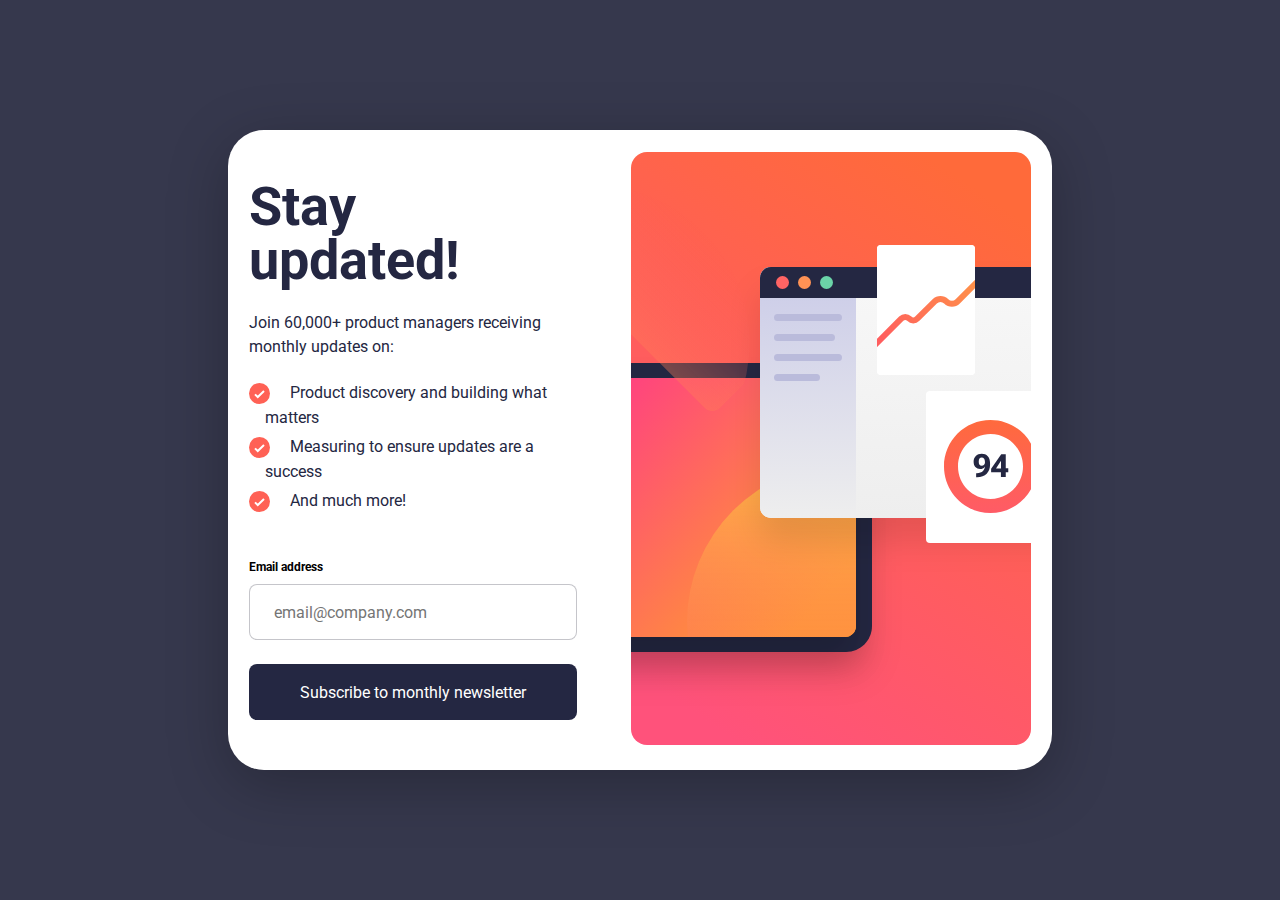
<file: index.html>
<!DOCTYPE html>
<html lang="en">
  <head>
    <meta charset="UTF-8" />
    <meta name="viewport" content="width=device-width, initial-scale=1.0" />
    <!-- displays site properly based on user's device -->
    <link rel="preconnect" href="https://fonts.googleapis.com" />
    <link rel="preconnect" href="https://fonts.gstatic.com" crossorigin />
    <link
      href="https://fonts.googleapis.com/css2?family=Manrope:wght@200..800&family=Roboto:ital,wght@0,100;0,300;0,400;0,500;0,700;0,900;1,100;1,300;1,400;1,500;1,700;1,900&display=swap"
      rel="stylesheet"
    />
    <link rel="stylesheet" href="./styles.css" />
    <script src="./script.js" defer></script>
    <link
      rel="icon"
      type="image/png"
      sizes="32x32"
      href="./assets/images/favicon-32x32.png"
    />
    <title>
      Frontend Mentor | Newsletter sign-up form with success message
    </title>
  </head>
  <body>
    <main class="sign-up-form">
      <picture class="sign-up-form__img-container">
        <source
          class="sign-up-form__img--mobile"
          media="only screen and (min-width: 375px) and (max-width: 440px)"
          srcset="./assets/images/illustration-sign-up-mobile.svg"
        />
        <img
          src="./assets/images/illustration-sign-up-desktop.svg"
          alt=""
          class="sign-up-form__img"
        />
      </picture>
      <section class="sign-up-form__text-content">
        <div class="sign-up-form__copy">
          <h1 class="sign-up-form__header">Stay updated!</h1>
          <p class="sign-up-form__body">
            Join 60,000+ product managers receiving monthly updates on:
          </p>
          <ul class="sign-up-form__benefits">
            <li class="sign-up-form__benefit-item">
              <span class="sign-up-form__benefit-text"
                >Product discovery and building what matters</span
              >
            </li>
            <li class="sign-up-form__benefit-item">
              <span class="sign-up-form__benefit-text"
                >Measuring to ensure updates are a success</span
              >
            </li>
            <li class="sign-up-form__benefit-item">
              <span class="sign-up-form__benefit-text">And much more!</span>
            </li>
          </ul>
        </div>
        <form action="./success.html" class="sign-up-form__email-input">
          <label
            for="email"
            id="error-message"
            class="sign-up-form__label--error error"
            >Valid email required</label
          >
          <label for="email" class="sign-up-form__label">Email address</label
          ><br />
          <input
            class="sign-up-form__email-input-field"
            type="text"
            name="email"
            id="email"
            placeholder="email@company.com"
          /><br />
          <input
            id="submit-btn"
            ;
            class="sign-up-form__submit-btn"
            type="submit"
            value="Subscribe to monthly newsletter"
          />
        </form>
      </section>
    </main>
  </body>
</html>
</file>
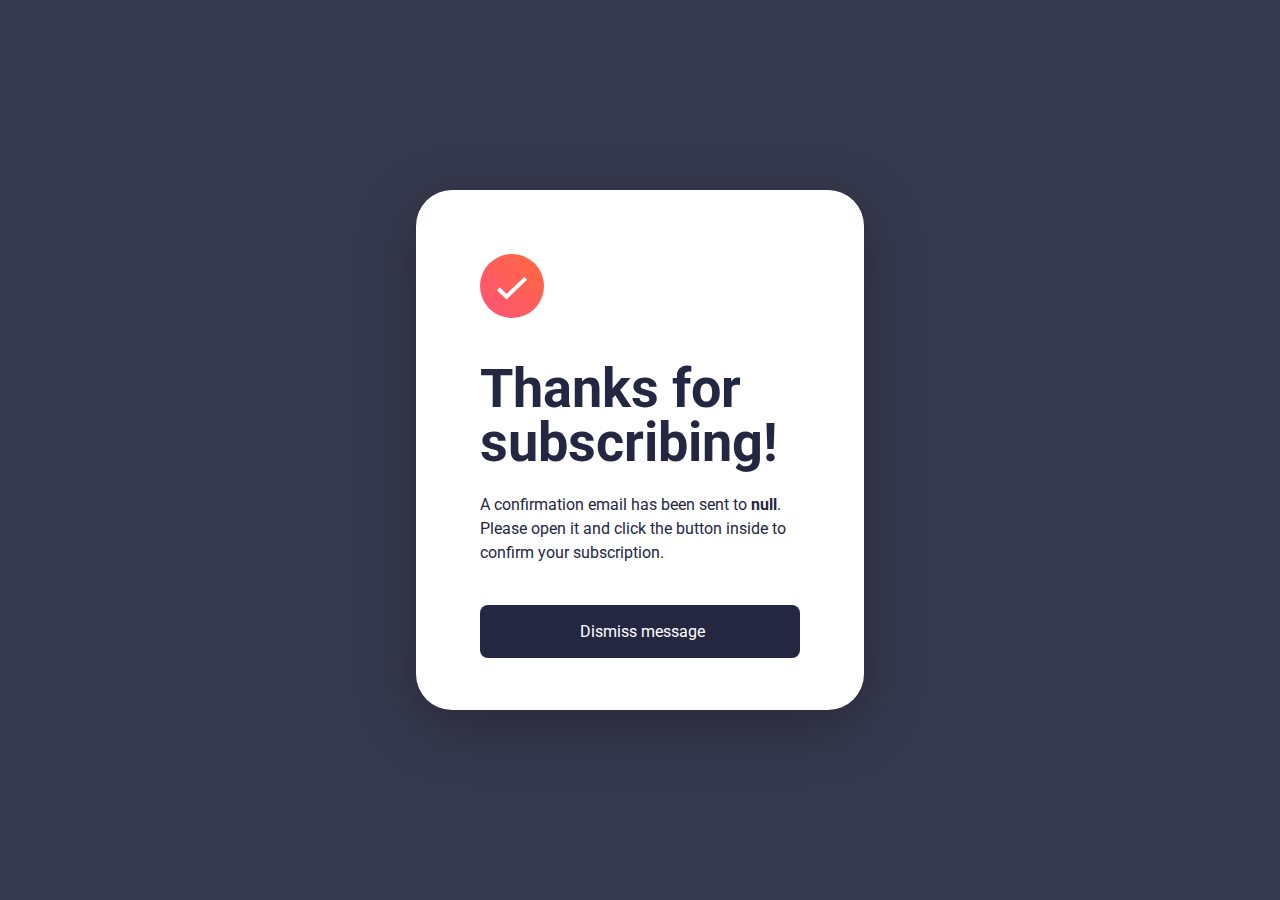
<file: success.html>
<!DOCTYPE html>
<html lang="en">
  <head>
    <link rel="preconnect" href="https://fonts.googleapis.com" />
    <link rel="preconnect" href="https://fonts.gstatic.com" crossorigin />
    <link
      href="https://fonts.googleapis.com/css2?family=Manrope:wght@200..800&family=Roboto:ital,wght@0,100;0,300;0,400;0,500;0,700;0,900;1,100;1,300;1,400;1,500;1,700;1,900&display=swap"
      rel="stylesheet"
    />
    <!-- <script defer src="./script.js"></script> -->
    <script src="./success.js" async></script>
    <link rel="stylesheet" href="./styles.css" />
    <meta charset="UTF-8" />
    <meta name="viewport" content="width=device-width, initial-scale=1.0" />
    <title>Thank You!</title>
  </head>
  <body>
    <article class="success-card">
      <div class="success-card__content-container">
        <img
          src="./assets/images/icon-success.svg"
          alt="Success Image"
          class="success-card__success-graphic"
          width="64"
          height="64"
        />
        <div class="success-card__text-container">
          <h1 class="success-card__header">Thanks for subscribing!</h1>
          <p class="success-card__body">
            A confirmation email has been sent to
            <strong id="email-value" class="success-card__email-value"
              >ash@loremcompany.com</strong
            >. Please open it and click the button inside to confirm your
            subscription.
          </p>
        </div>
      </div>

      <a href="./index.html" class="success-card__dismiss-link"
        >Dismiss message</a
      >
    </article>
  </body>
</html>
</file>
<file: styles.css>
* {
  box-sizing: border-box;
  margin: 0;
  padding: 0;
  text-decoration: none;
  font-family: "Roboto";
}

html {
  height: 100svh;
}

:root {
  /* Color */
  --white: #fff;
  --grey-25: hsla(244, 28%, 13%, 0.25);
  --pale-navy: #36384d;
  --dark-navy: #242742;
  --vermellion: #ff6155;
  --gradient: linear-gradient(
    180deg,
    rgba(255, 106, 58, 1) 0%,
    rgba(255, 94, 91, 1) 50%,
    rgba(255, 82, 123, 1) 100%
  );

  /* Font-Size */
  --heading: clamp(2.5rem, 2.148rem + 1.502vw, 3.5rem);
  --body: 1rem;
  --body-small: 0.75rem;

  /* Font-Weight */
  --bold: 700;
  --regular: 400;

  /* Line Height */
  --100: 100%;
  --150: 150%;
}

/* Body layout */

body {
  background-color: var(--pale-navy);
  display: flex;
  justify-content: center;
  align-items: center;
  min-height: 100svh;
}

.sign-up-form {
  width: 64.444444444444444%;
  background-color: var(--white);
  display: flex;
  flex-direction: row-reverse;
  padding: 1.666666666666667%;
  border-radius: 2.25rem;
  column-gap: 6.903991370010787%;
  box-shadow: 0 0.9375rem 3.75rem 0 rgba(0, 0, 0, 25%);
}

.sign-up-form__text-content {
  display: flex;
  flex-flow: column nowrap;
  row-gap: 2.5rem;
  width: 42.727272727272727%;
  height: 50.681818181818182%;
  align-self: center;
}

.sign-up-form__copy,
.success-card__text-container {
  display: flex;
  flex-flow: column nowrap;
  row-gap: 1.5rem;
}

.sign-up-form__header,
.success-card__header {
  font-size: var(--heading);
  font-weight: var(--bold);
  line-height: var(--100);
  color: var(--dark-navy);
}

.sign-up-form__body,
.success-card__body {
  font-size: var(--body);
  font-weight: var(--regular);
  color: var(--dark-navy);
  line-height: var(--150);
}

.sign-up-form__benefits {
  display: flex;
  flex-flow: column nowrap;
  row-gap: 0.625rem;
  color: var(--dark-navy);
}

.sign-up-form__benefit-item::marker {
  content: url(./assets/images/icon-list.svg);
}

.sign-up-form__benefit-item {
  list-style-position: inside;
}

.sign-up-form__benefit-text {
  position: relative;
  left: 1rem;
  vertical-align: top;
}

.sign-up-form__email-input {
  position: relative;
}

.sign-up-form__label {
  font-size: var(--body-small);
  font-weight: var(--bold);
  line-height: var(--150);
}

.sign-up-form__email-input-field {
  width: 100%;
  height: 3.5rem;
  border-radius: 8px;
  border: 1px var(--grey-25) solid;
  margin: 0.5rem 0 1.5rem 0;
  padding: 1rem 1.5rem;
  font-size: var(--body);
}

.sign-up-form__email-input-field:focus {
  outline: 1px var(--dark-navy) solid;
}

.sign-up-form__submit-btn,
.success-card__dismiss-link {
  width: 100%;
  height: 3.5rem;
  border-radius: 8px;
  border: none;
  color: var(--white);
  text-align: center;
  background: var(--dark-navy);
  font-size: var(--body);
  font-weight: var(--regular);
  /* transition: box-shadow 0.5s ease 0s; */
}

.sign-up-form__submit-btn:hover,
.success-card__dismiss-link:hover {
  cursor: pointer;
  background: linear-gradient(
    180deg,
    rgba(255, 106, 58, 1) 0%,
    rgba(255, 94, 91, 1) 50%,
    rgba(255, 82, 123, 1) 100%
  );
  box-shadow: 0 1rem 2rem 0 rgba(255, 97, 85, 50%);
}

/* Success Card */
.success-card {
  width: 35%;
  padding: 4rem;
  background-color: var(--white);
  border-radius: 36px;
  height: 32.5rem;
  display: flex;
  flex-flow: column nowrap;
  row-gap: 2.5rem;
  box-shadow: 0 0.9375rem 3.75rem 0 rgba(0, 0, 0, 25%);
}

.success-card__success-graphic {
  margin-bottom: 2.5rem;
}

.success-card__dismiss-link {
  display: inline-block;
  padding: 1.0625rem 6.25rem;
  text-wrap: nowrap;
}

/* Error States */
.error {
  display: none;
}

.sign-up-form__label--error {
  font-size: var(--body-small);
  font-weight: var(--bold);
  line-height: var(--150);
  position: absolute;
  right: 0;
  color: var(--vermellion);
}

/* Mobile */

@media only screen and (max-width: 48rem) and (min-width: 21.875rem) {
  .sign-up-form {
    width: 100%;
    min-height: 100svh;
    flex-flow: column;
    border-radius: 0;
    padding: 0;
  }

  .sign-up-form__img,
  .sign-up-form__img--mobile {
    min-width: 100%;
  }

  .sign-up-form__text-content {
    width: 87.2%;
    padding: 2.5rem 0;
    height: 100%;
  }

  .success-card {
    width: 100%;
    height: 100svh;
    border-radius: 0;
    padding: 0 1.5rem 2.5rem;
  }

  .success-card__content-container {
    margin: 9.3125rem 0 32.3%;
  }

  .success-card__dismiss-link {
    width: 100%;
    text-align: center;
  }
}
</file>
